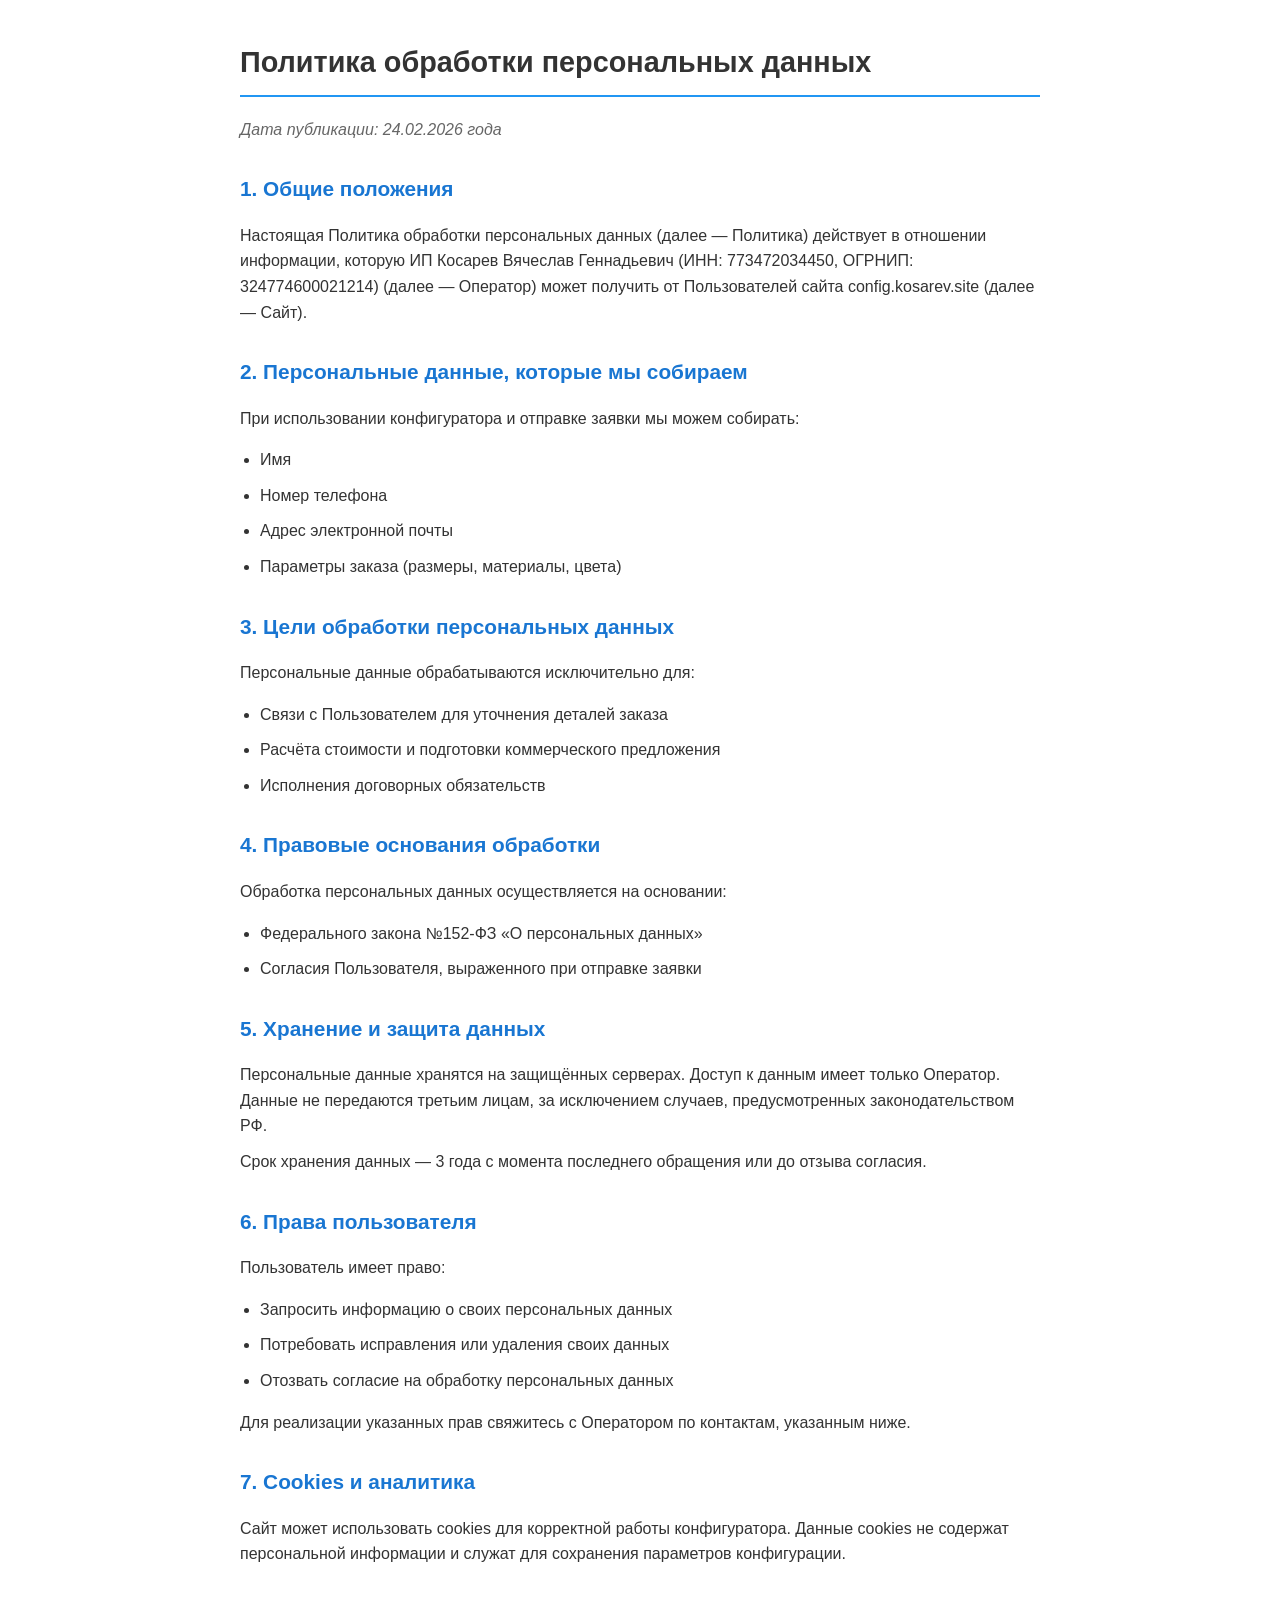
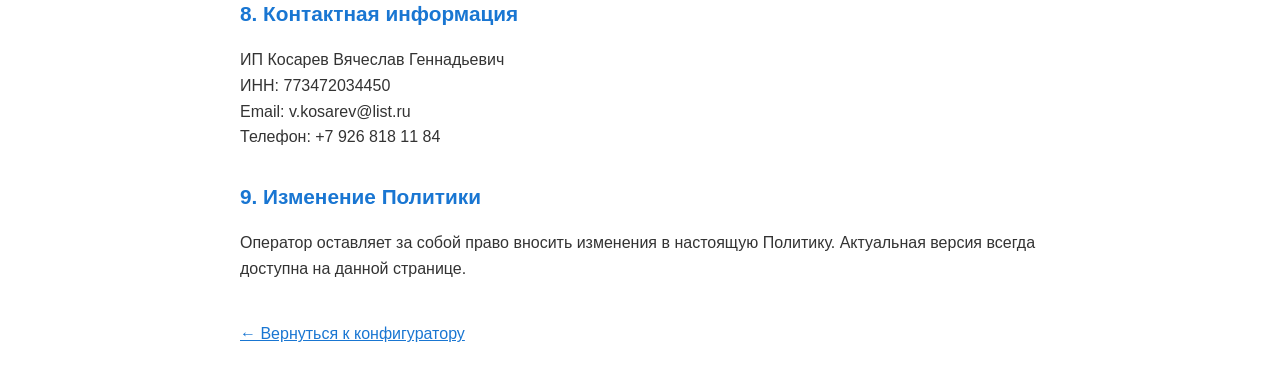
<file: policy.html>
<!DOCTYPE html>
<html lang="ru">
<head>
    <meta charset="UTF-8">
    <meta name="viewport" content="width=device-width, initial-scale=1.0">
    <title>Политика обработки персональных данных</title>
    <style>
        body {
            font-family: -apple-system, BlinkMacSystemFont, 'Segoe UI', Roboto, sans-serif;
            line-height: 1.6;
            max-width: 800px;
            margin: 0 auto;
            padding: 20px;
            color: #333;
        }
        h1 { font-size: 1.8em; border-bottom: 2px solid #2196F3; padding-bottom: 10px; }
        h2 { font-size: 1.3em; margin-top: 30px; color: #1976D2; }
        p, li { margin: 10px 0; }
        ul { padding-left: 20px; }
        .date { color: #666; font-style: italic; }
        a { color: #1976D2; }
    </style>
</head>
<body>

<h1>Политика обработки персональных данных</h1>
<p class="date">Дата публикации: 24.02.2026 года</p>

<h2>1. Общие положения</h2>
<p>Настоящая Политика обработки персональных данных (далее — Политика) действует в отношении информации, которую ИП Косарев Вячеслав Геннадьевич (ИНН: 773472034450, ОГРНИП: 324774600021214) (далее — Оператор) может получить от Пользователей сайта config.kosarev.site (далее — Сайт).</p>

<h2>2. Персональные данные, которые мы собираем</h2>
<p>При использовании конфигуратора и отправке заявки мы можем собирать:</p>
<ul>
    <li>Имя</li>
    <li>Номер телефона</li>
    <li>Адрес электронной почты</li>
    <li>Параметры заказа (размеры, материалы, цвета)</li>
</ul>

<h2>3. Цели обработки персональных данных</h2>
<p>Персональные данные обрабатываются исключительно для:</p>
<ul>
    <li>Связи с Пользователем для уточнения деталей заказа</li>
    <li>Расчёта стоимости и подготовки коммерческого предложения</li>
    <li>Исполнения договорных обязательств</li>
</ul>

<h2>4. Правовые основания обработки</h2>
<p>Обработка персональных данных осуществляется на основании:</p>
<ul>
    <li>Федерального закона №152-ФЗ «О персональных данных»</li>
    <li>Согласия Пользователя, выраженного при отправке заявки</li>
</ul>

<h2>5. Хранение и защита данных</h2>
<p>Персональные данные хранятся на защищённых серверах. Доступ к данным имеет только Оператор. Данные не передаются третьим лицам, за исключением случаев, предусмотренных законодательством РФ.</p>
<p>Срок хранения данных — 3 года с момента последнего обращения или до отзыва согласия.</p>

<h2>6. Права пользователя</h2>
<p>Пользователь имеет право:</p>
<ul>
    <li>Запросить информацию о своих персональных данных</li>
    <li>Потребовать исправления или удаления своих данных</li>
    <li>Отозвать согласие на обработку персональных данных</li>
</ul>
<p>Для реализации указанных прав свяжитесь с Оператором по контактам, указанным ниже.</p>

<h2>7. Cookies и аналитика</h2>
<p>Сайт может использовать cookies для корректной работы конфигуратора. Данные cookies не содержат персональной информации и служат для сохранения параметров конфигурации.</p>

<h2>8. Контактная информация</h2>
<p>ИП Косарев Вячеслав Геннадьевич<br>
ИНН: 773472034450<br>
Email: v.kosarev@list.ru<br>
Телефон: +7 926 818 11 84</p>

<h2>9. Изменение Политики</h2>
<p>Оператор оставляет за собой право вносить изменения в настоящую Политику. Актуальная версия всегда доступна на данной странице.</p>

<p style="margin-top: 40px;"><a href="https://config.kosarev.site/">← Вернуться к конфигуратору</a></p>

</body>
</html>
</file>
